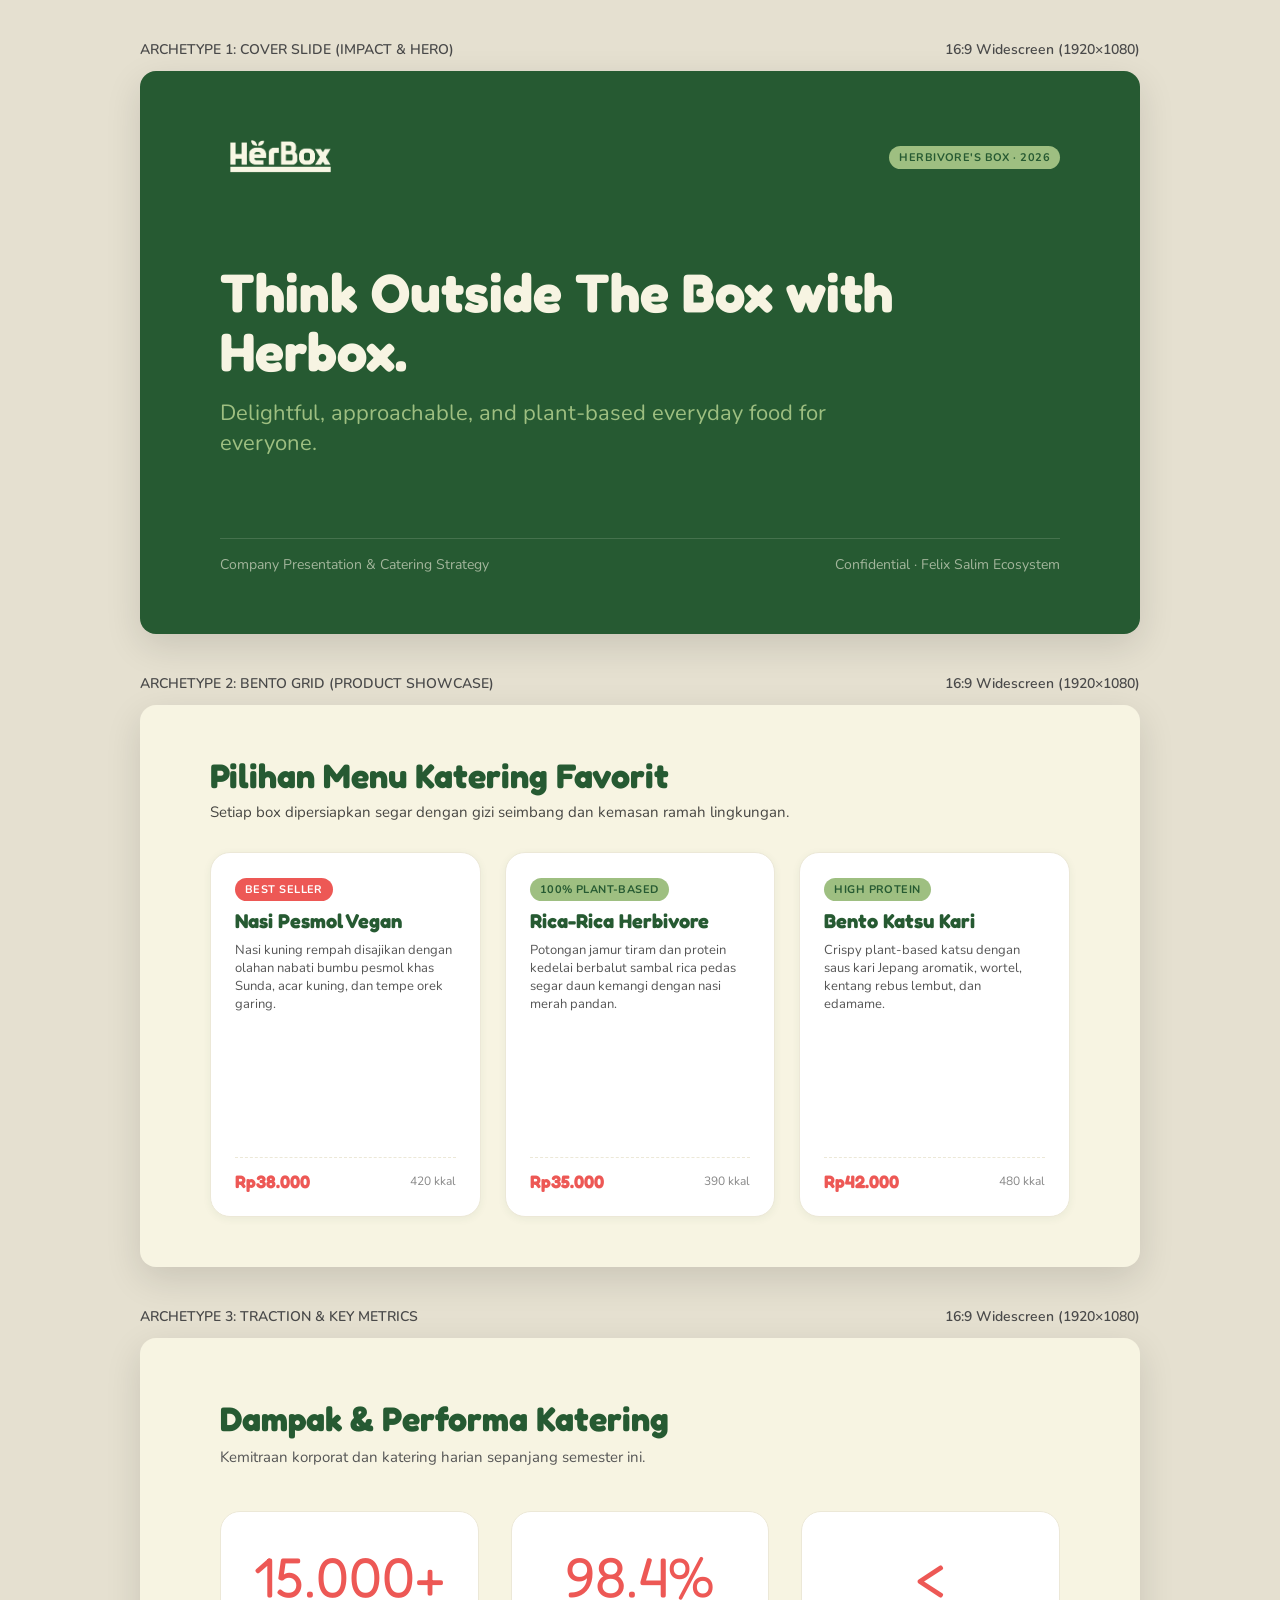
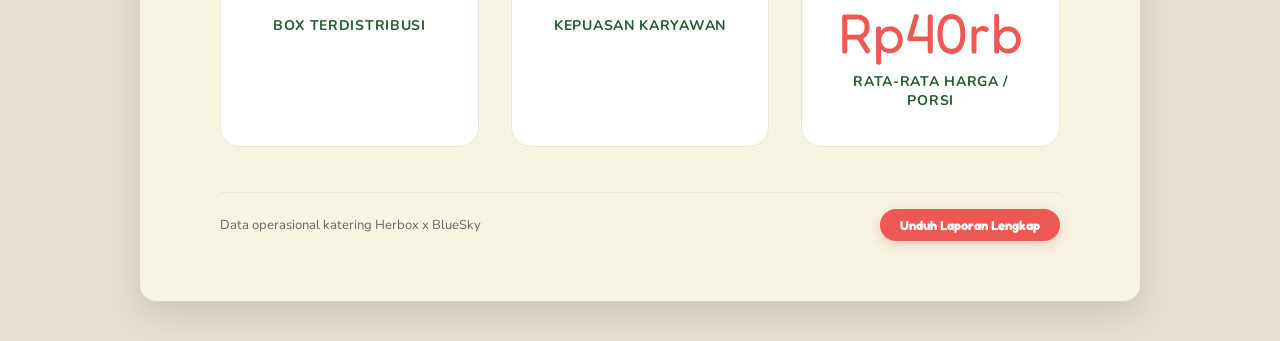
<file: examples/slide-archetypes.html>
<!DOCTYPE html>
<html lang="id">
<head>
  <meta charset="UTF-8">
  <meta name="viewport" content="width=device-width, initial-scale=1.0">
  <title>Herbox Slide Archetypes & UI Preview</title>
  <link rel="stylesheet" href="../herbox-tokens.css">
  <style>
    * { box-sizing: border-box; }
    body {
      background-color: #E5E0D0;
      padding: 40px 20px;
      display: flex;
      flex-direction: column;
      align-items: center;
      gap: 40px;
      font-family: var(--hb-font-body);
    }
    .slide-container {
      width: 1000px;
      height: 562.5px; /* 16:9 ratio */
      border-radius: 16px;
      overflow: hidden;
      box-shadow: 0 12px 36px rgba(0,0,0,0.12);
      position: relative;
      display: flex;
      flex-direction: column;
      flex-shrink: 0;
    }
    .slide-label {
      width: 1000px;
      display: flex;
      justify-content: space-between;
      align-items: center;
      color: #4A4A4A;
      font-size: 14px;
      font-weight: 600;
      margin-bottom: -28px;
    }

    /* Archetype 1: Cover Slide */
    .slide-cover {
      background: var(--hb-color-forest-green);
      color: var(--hb-color-ivory-base);
      padding: 60px 80px;
      justify-content: space-between;
    }
    .slide-cover .header {
      display: flex;
      justify-content: space-between;
      align-items: center;
    }
    .slide-cover .logo {
      height: 52px;
    }
    .slide-cover .content {
      max-width: 700px;
    }
    .slide-cover h1 {
      font-size: 54px;
      line-height: 1.1;
      color: var(--hb-color-ivory-base);
      margin-bottom: 16px;
    }
    .slide-cover p {
      font-size: 22px;
      color: var(--hb-color-leaf-sage);
      margin: 0;
    }
    .slide-cover .footer {
      font-size: 14px;
      color: rgba(247, 244, 226, 0.6);
      border-top: 1px solid rgba(247, 244, 226, 0.15);
      padding-top: 16px;
      display: flex;
      justify-content: space-between;
    }

    /* Archetype 2: Bento Grid */
    .slide-bento {
      background: var(--hb-color-ivory-base);
      padding: 50px 70px;
    }
    .slide-bento .title-bar {
      margin-bottom: 30px;
    }
    .slide-bento h2 {
      font-size: 34px;
      margin: 0 0 6px 0;
      color: var(--hb-color-forest-green);
    }
    .slide-bento p.sub {
      margin: 0;
      font-size: 15px;
      color: var(--hb-color-charcoal);
      opacity: 0.8;
    }
    .bento-grid {
      display: grid;
      grid-template-columns: repeat(3, 1fr);
      gap: 24px;
      flex: 1;
    }
    .bento-item {
      background: #FFFFFF;
      border-radius: var(--hb-radius-lg);
      padding: 24px;
      border: 1.5px solid var(--hb-color-border-subtle);
      display: flex;
      flex-direction: column;
      justify-content: space-between;
      box-shadow: var(--hb-shadow-subtle);
    }
    .bento-item h3 {
      font-size: 20px;
      margin: 8px 0;
      color: var(--hb-color-forest-green);
    }
    .bento-item p {
      font-size: 13px;
      color: #555555;
      line-height: 1.4;
      margin: 0 0 16px 0;
    }
    .bento-footer {
      display: flex;
      justify-content: space-between;
      align-items: center;
      padding-top: 12px;
      border-top: 1px dashed var(--hb-color-border-subtle);
    }

    /* Archetype 3: Metrics / Traction */
    .slide-metrics {
      background: var(--hb-color-ivory-base);
      padding: 60px 80px;
      justify-content: space-between;
    }
    .metrics-grid {
      display: grid;
      grid-template-columns: repeat(3, 1fr);
      gap: 32px;
      margin: auto 0;
    }
    .metric-card {
      background: #FFFFFF;
      padding: 36px 28px;
      border-radius: 20px;
      text-align: center;
      border: 1.5px solid var(--hb-color-border-subtle);
    }
    .metric-number {
      font-family: var(--hb-font-display);
      font-size: 56px;
      color: var(--hb-color-coral-red);
      line-height: 1;
      margin-bottom: 12px;
    }
    .metric-label {
      font-size: 14px;
      font-weight: 700;
      text-transform: uppercase;
      letter-spacing: 0.05em;
      color: var(--hb-color-forest-green);
    }
  </style>
</head>
<body>

  <div class="slide-label">
    <span>ARCHETYPE 1: COVER SLIDE (IMPACT & HERO)</span>
    <span>16:9 Widescreen (1920×1080)</span>
  </div>
  <div class="slide-container slide-cover">
    <div class="header">
      <img src="../assets/logos/png/Herbox Logo-offwhite.png" alt="Herbox Logo" class="logo">
      <span class="hb-badge-vegan">Herbivore's Box · 2026</span>
    </div>
    <div class="content">
      <h1>Think Outside The Box with Herbox.</h1>
      <p>Delightful, approachable, and plant-based everyday food for everyone.</p>
    </div>
    <div class="footer">
      <span>Company Presentation & Catering Strategy</span>
      <span>Confidential · Felix Salim Ecosystem</span>
    </div>
  </div>

  <div class="slide-label">
    <span>ARCHETYPE 2: BENTO GRID (PRODUCT SHOWCASE)</span>
    <span>16:9 Widescreen (1920×1080)</span>
  </div>
  <div class="slide-container slide-bento">
    <div class="title-bar">
      <h2>Pilihan Menu Katering Favorit</h2>
      <p class="sub">Setiap box dipersiapkan segar dengan gizi seimbang dan kemasan ramah lingkungan.</p>
    </div>
    <div class="bento-grid">
      <div class="bento-item">
        <div>
          <span class="hb-badge-bestseller">Best Seller</span>
          <h3>Nasi Pesmol Vegan</h3>
          <p>Nasi kuning rempah disajikan dengan olahan nabati bumbu pesmol khas Sunda, acar kuning, dan tempe orek garing.</p>
        </div>
        <div class="bento-footer">
          <span class="hb-price-tag">Rp38.000</span>
          <span style="font-size: 12px; color: #888;">420 kkal</span>
        </div>
      </div>
      <div class="bento-item">
        <div>
          <span class="hb-badge-vegan">100% Plant-Based</span>
          <h3>Rica-Rica Herbivore</h3>
          <p>Potongan jamur tiram dan protein kedelai berbalut sambal rica pedas segar daun kemangi dengan nasi merah pandan.</p>
        </div>
        <div class="bento-footer">
          <span class="hb-price-tag">Rp35.000</span>
          <span style="font-size: 12px; color: #888;">390 kkal</span>
        </div>
      </div>
      <div class="bento-item">
        <div>
          <span class="hb-badge-vegan">High Protein</span>
          <h3>Bento Katsu Kari</h3>
          <p>Crispy plant-based katsu dengan saus kari Jepang aromatik, wortel, kentang rebus lembut, dan edamame.</p>
        </div>
        <div class="bento-footer">
          <span class="hb-price-tag">Rp42.000</span>
          <span style="font-size: 12px; color: #888;">480 kkal</span>
        </div>
      </div>
    </div>
  </div>

  <div class="slide-label">
    <span>ARCHETYPE 3: TRACTION & KEY METRICS</span>
    <span>16:9 Widescreen (1920×1080)</span>
  </div>
  <div class="slide-container slide-metrics">
    <div>
      <h2 style="font-size: 34px; margin: 0 0 8px 0; color: var(--hb-color-forest-green);">Dampak & Performa Katering</h2>
      <p style="margin: 0; font-size: 15px; color: #555;">Kemitraan korporat dan katering harian sepanjang semester ini.</p>
    </div>
    <div class="metrics-grid">
      <div class="metric-card">
        <div class="metric-number">15.000+</div>
        <div class="metric-label">Box Terdistribusi</div>
      </div>
      <div class="metric-card">
        <div class="metric-number">98.4%</div>
        <div class="metric-label">Kepuasan Karyawan</div>
      </div>
      <div class="metric-card">
        <div class="metric-number">&lt; Rp40rb</div>
        <div class="metric-label">Rata-rata Harga / Porsi</div>
      </div>
    </div>
    <div style="display: flex; justify-content: space-between; align-items: center; border-top: 1px solid var(--hb-color-border-subtle); padding-top: 16px;">
      <span style="font-size: 13px; color: #666;">Data operasional katering Herbox x BlueSky</span>
      <button class="hb-btn-primary" style="padding: 8px 20px; font-size: 13px;">Unduh Laporan Lengkap</button>
    </div>
  </div>

</body>
</html>
</file>
<file: herbox-tokens.css>
/**
 * Herbox Design Tokens & Theme CSS
 * Ready for web, HTML slides, and responsive components.
 */

@import url('https://fonts.googleapis.com/css2?family=Fredoka:wght@500;600;700&family=Nunito:ital,wght@0,300;0,400;0,600;0,700;1,400&family=Outfit:wght@600;800&display=swap');

:root {
  /* Brand Primitive Colors */
  --hb-color-coral-red: #ED5855;
  --hb-color-forest-green: #265A32;
  --hb-color-ivory-base: #F7F4E2;
  --hb-color-leaf-sage: #9EBF81;
  --hb-color-terracotta: #E17A65;

  /* Neutral Surface & Text */
  --hb-color-white: #FFFFFF;
  --hb-color-charcoal: #1C1C1C;
  --hb-color-border-subtle: #ECE8D7;

  /* Semantic Aliases */
  --hb-bg-canvas: var(--hb-color-ivory-base);
  --hb-bg-surface: var(--hb-color-white);
  --hb-text-primary: var(--hb-color-forest-green);
  --hb-text-body: var(--hb-color-charcoal);
  --hb-text-on-dark: var(--hb-color-ivory-base);
  --hb-action-primary: var(--hb-color-coral-red);
  --hb-action-primary-hover: #D94946;

  /* Typography Stacks */
  --hb-font-display: 'Shrimp', 'Fredoka', 'Outfit', system-ui, -apple-system, sans-serif;
  --hb-font-body: 'Coves', 'Nunito', system-ui, -apple-system, sans-serif;

  /* Border Radii */
  --hb-radius-sm: 6px;
  --hb-radius-md: 12px;
  --hb-radius-lg: 20px;
  --hb-radius-xl: 32px;
  --hb-radius-full: 9999px;

  /* Elevations */
  --hb-shadow-subtle: 0px 2px 8px rgba(38, 90, 50, 0.06);
  --hb-shadow-raised: 0px 8px 20px rgba(38, 90, 50, 0.10);
  --hb-shadow-floating: 0px 16px 36px rgba(28, 28, 28, 0.14);
}

/* Base Styles */
body {
  background-color: var(--hb-bg-canvas);
  color: var(--hb-text-body);
  font-family: var(--hb-font-body);
  margin: 0;
  padding: 0;
  -webkit-font-smoothing: antialiased;
}

h1, h2, h3, h4, .hb-title {
  font-family: var(--hb-font-display);
  color: var(--hb-text-primary);
  margin-top: 0;
  font-weight: 700;
}

/* Herbox Component Classes */
.hb-btn-primary {
  display: inline-flex;
  align-items: center;
  justify-content: center;
  background-color: var(--hb-action-primary);
  color: #FFFFFF;
  font-family: var(--hb-font-display);
  font-size: 15px;
  font-weight: 700;
  padding: 12px 24px;
  border-radius: var(--hb-radius-full);
  border: none;
  cursor: pointer;
  text-decoration: none;
  box-shadow: 0 4px 12px rgba(237, 88, 85, 0.25);
  transition: all 0.2s ease-in-out;
}

.hb-btn-primary:hover {
  background-color: var(--hb-action-primary-hover);
  transform: translateY(-1px);
}

.hb-btn-secondary {
  display: inline-flex;
  align-items: center;
  justify-content: center;
  background-color: transparent;
  color: var(--hb-color-forest-green);
  font-family: var(--hb-font-display);
  font-size: 15px;
  font-weight: 700;
  padding: 10px 22px;
  border-radius: var(--hb-radius-full);
  border: 2px solid var(--hb-color-forest-green);
  cursor: pointer;
  text-decoration: none;
  transition: all 0.2s ease-in-out;
}

.hb-btn-secondary:hover {
  background-color: rgba(38, 90, 50, 0.08);
}

.hb-bento-card {
  background: var(--hb-bg-surface);
  border: 1.5px solid var(--hb-color-border-subtle);
  border-radius: var(--hb-radius-lg);
  padding: 24px;
  box-shadow: var(--hb-shadow-subtle);
  transition: transform 0.2s ease, box-shadow 0.2s ease;
}

.hb-bento-card:hover {
  transform: translateY(-2px);
  box-shadow: var(--hb-shadow-raised);
}

.hb-badge-vegan {
  display: inline-flex;
  align-items: center;
  background-color: var(--hb-color-leaf-sage);
  color: var(--hb-color-forest-green);
  font-size: 11px;
  font-weight: 700;
  text-transform: uppercase;
  letter-spacing: 0.04em;
  padding: 4px 10px;
  border-radius: var(--hb-radius-full);
}

.hb-badge-bestseller {
  display: inline-flex;
  align-items: center;
  background-color: var(--hb-color-coral-red);
  color: #FFFFFF;
  font-size: 11px;
  font-weight: 700;
  text-transform: uppercase;
  letter-spacing: 0.04em;
  padding: 4px 10px;
  border-radius: var(--hb-radius-full);
}

.hb-price-tag {
  color: var(--hb-color-coral-red);
  font-family: var(--hb-font-display);
  font-size: 18px;
  font-weight: 700;
}
</file>
